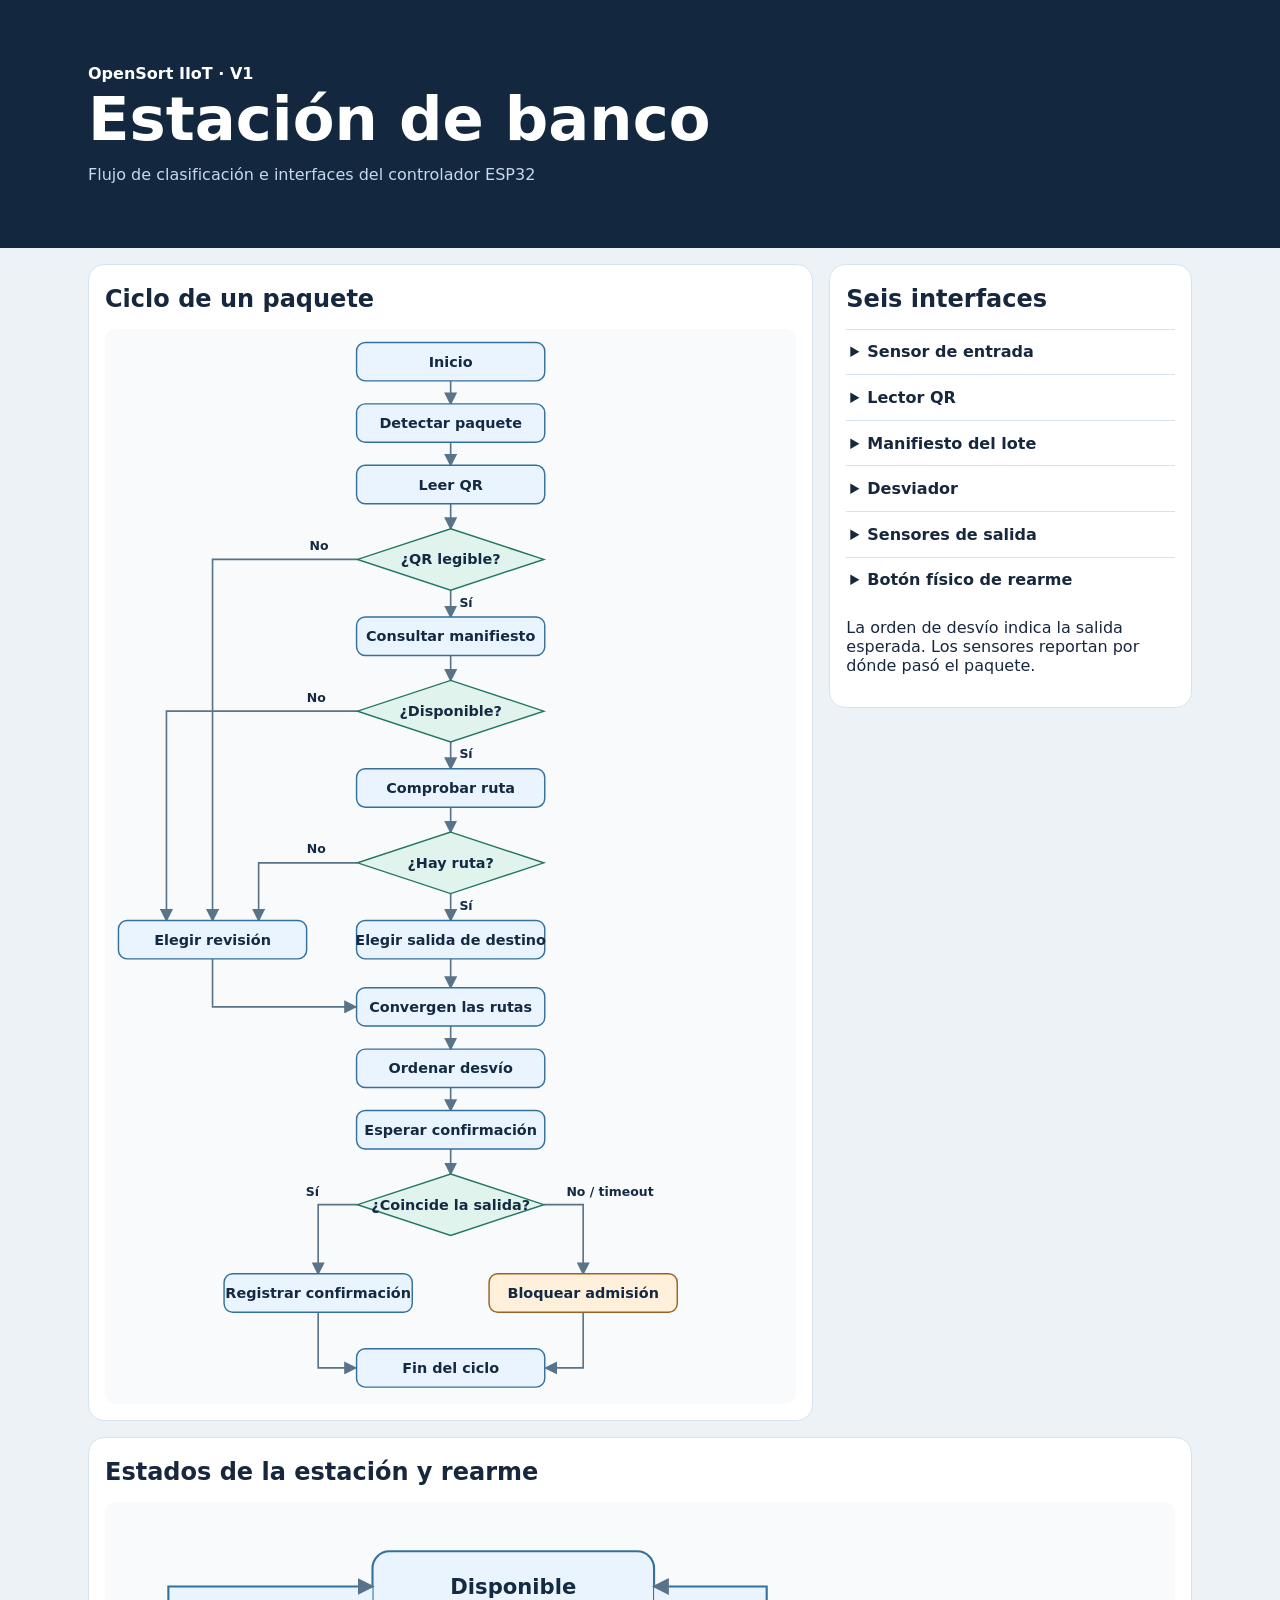
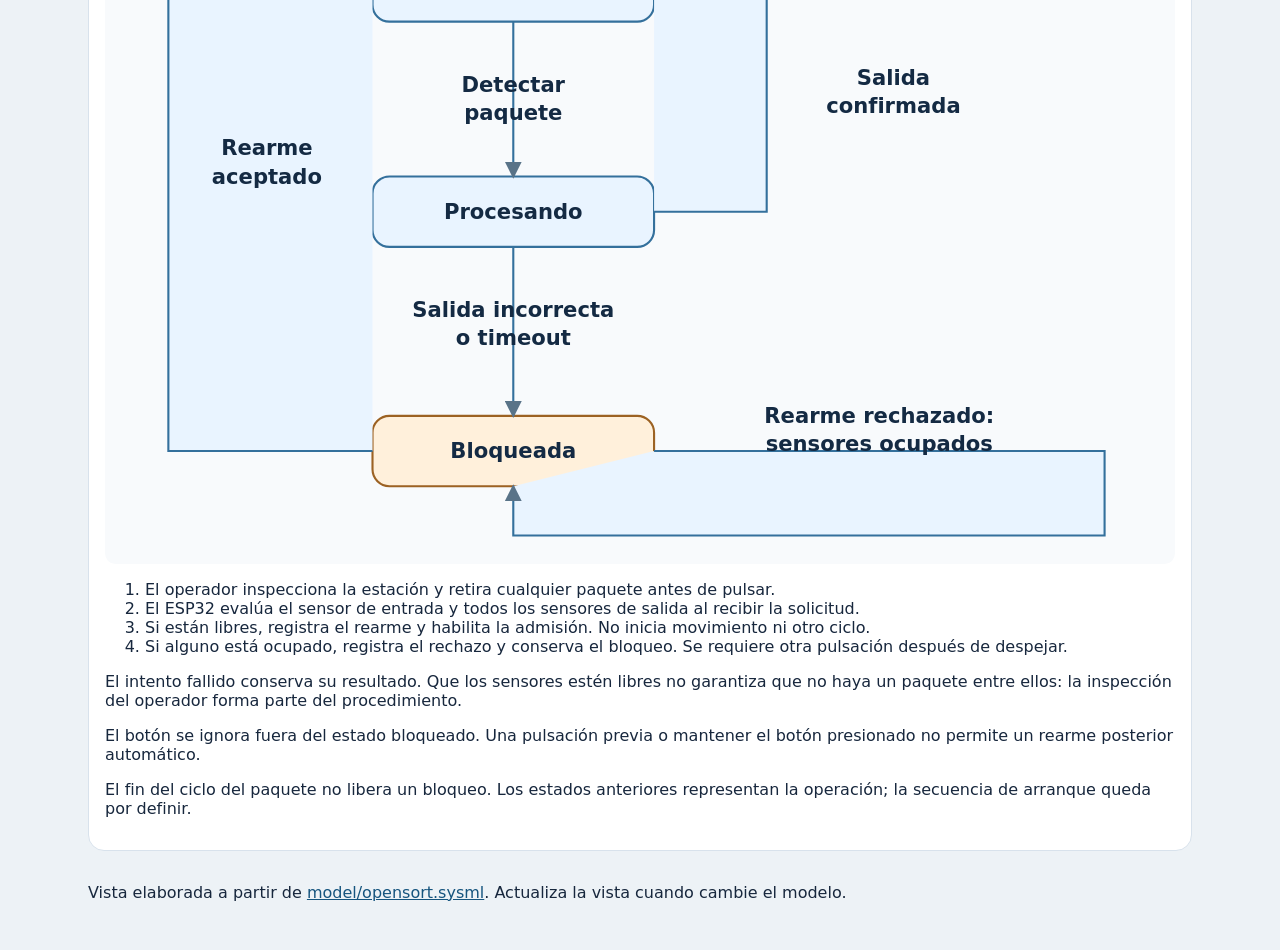
<file: docs/estacion-v1.html>
<!doctype html>
<html lang="es">
<head>
<meta charset="utf-8">
<meta name="viewport" content="width=device-width, initial-scale=1">
<title>OpenSort V1 · Estación de banco</title>
<style>
:root { color-scheme: light; font-family: system-ui,sans-serif; color:#17273d; background:#edf2f6; }
* { box-sizing:border-box; }
body { margin:0; }
header { background:#13283f; color:#fff; padding:clamp(1.5rem,5vw,4rem) max(1rem,calc((100vw - 69rem)/2)); }
h1 { font-size:clamp(2rem,5vw,3.8rem); margin:.25rem 0; line-height:1.08; }
header p { margin:.75rem 0 0; color:#c7d9e8; }
main { max-width:71rem; margin:auto; padding:1rem; display:grid; gap:1rem; }
@media(min-width:62rem) { main { grid-template-columns: 2fr 1fr; align-items:start; } }
section { background:white; border:1px solid #d8e2ec; border-radius:1rem; padding:1rem; min-width:0; }
h2 { margin:.25rem 0 1rem; }
svg { display:block; width:100%; height:auto; background:#f8fafc; border-radius:.65rem; }
svg text { text-anchor:middle; fill:#142a43; font-size:15px; font-weight:650; }
svg g rect,svg g path { fill:#e9f4ff; stroke:#34709c; stroke-width:1.5; }
svg g.decision path { fill:#e0f4ed; stroke:#247661; }
svg g.warning rect { fill:#fff0db; stroke:#9c6223; }
svg .edge { fill:none; stroke:#597388; stroke-width:1.7; marker-end:url(#arrow); }
svg .label { font-size:13px; }
.diagram { overflow-x:auto; }
.diagram svg { min-width:34rem; }
summary { cursor:pointer; padding:.8rem .25rem; font-weight:700; }
details { border-top:1px solid #d8e2ec; }
details p { margin:.1rem .25rem .8rem; }
a { color:#15547e; }
footer { max-width:71rem; margin:auto; padding:0 1rem 2rem; }
</style>
</head>
<body>
<header><strong>OpenSort IIoT · V1</strong><h1>Estación de banco</h1><p>Flujo de clasificación e interfaces del controlador ESP32</p></header>
<main>
<section aria-labelledby="cycle"><h2 id="cycle">Ciclo de un paquete</h2>
<div class="diagram" tabindex="0" role="region" aria-label="Diagrama desplazable horizontalmente">
<svg viewBox="0 0 720 1120" role="img" aria-labelledby="diagram-title diagram-desc">
<title id="diagram-title">Flujo de clasificación de OpenSort</title>
<desc id="diagram-desc">Un paquete sin QR, con QR ilegible, ID desconocido o sin ruta se envía a revisión. Si el manifiesto no se encuentra o no está disponible, también se envía a revisión. Tanto la salida de destino como la de revisión deben confirmarse. Una salida distinta o un timeout bloquea la admisión.</desc>
<defs><marker id="arrow" markerWidth="8" markerHeight="8" refX="7" refY="4" orient="auto"><path d="M0 0L8 4 0 8Z" fill="#597388"/></marker></defs>
<path class="edge" d="M360 54V78"/>
<path class="edge" d="M360 118V142"/>
<path class="edge" d="M360 182V208"/>
<path class="edge" d="M360 272V300"/><text class="label" x="376" y="290">Sí</text>
<path class="edge" d="M263 240H112V616"/><text class="label" x="223" y="230">No</text>
<path class="edge" d="M360 340V366"/>
<path class="edge" d="M360 430V458"/><text class="label" x="376" y="447">Sí</text>
<path class="edge" d="M263 398H64V616"/><text class="label" x="220" y="388">No</text>
<path class="edge" d="M360 498V524"/>
<path class="edge" d="M360 588V616"/><text class="label" x="376" y="605">Sí</text>
<path class="edge" d="M263 556H160V616"/><text class="label" x="220" y="546">No</text>
<path class="edge" d="M360 656V686"/>
<path class="edge" d="M112 656V706H261"/>
<path class="edge" d="M360 726V750"/>
<path class="edge" d="M360 790V814"/>
<path class="edge" d="M360 854V880"/>
<path class="edge" d="M263 912H222V984"/><text class="label" x="216" y="903">Sí</text>
<path class="edge" d="M457 912H498V984"/><text class="label" x="526" y="903">No / timeout</text>
<path class="edge" d="M222 1024V1082H261"/>
<path class="edge" d="M498 1024V1082H459"/><g class="" transform="translate(360 34)"><rect x="-98" y="-20" width="196" height="40" rx="9"/><text dy=".35em">Inicio</text></g>
<g class="" transform="translate(360 98)"><rect x="-98" y="-20" width="196" height="40" rx="9"/><text dy=".35em">Detectar paquete</text></g>
<g class="" transform="translate(360 162)"><rect x="-98" y="-20" width="196" height="40" rx="9"/><text dy=".35em">Leer QR</text></g>
<g class="decision" transform="translate(360 240)"><path d="M0 -32L97 0 0 32 -97 0Z"/><text dy=".35em">¿QR legible?</text></g>
<g class="" transform="translate(360 320)"><rect x="-98" y="-20" width="196" height="40" rx="9"/><text dy=".35em">Consultar manifiesto</text></g>
<g class="decision" transform="translate(360 398)"><path d="M0 -32L97 0 0 32 -97 0Z"/><text dy=".35em">¿Disponible?</text></g>
<g class="" transform="translate(360 478)"><rect x="-98" y="-20" width="196" height="40" rx="9"/><text dy=".35em">Comprobar ruta</text></g>
<g class="decision" transform="translate(360 556)"><path d="M0 -32L97 0 0 32 -97 0Z"/><text dy=".35em">¿Hay ruta?</text></g>
<g class="" transform="translate(360 636)"><rect x="-98" y="-20" width="196" height="40" rx="9"/><text dy=".35em">Elegir salida de destino</text></g>
<g class="" transform="translate(112 636)"><rect x="-98" y="-20" width="196" height="40" rx="9"/><text dy=".35em">Elegir revisión</text></g>
<g class="" transform="translate(360 706)"><rect x="-98" y="-20" width="196" height="40" rx="9"/><text dy=".35em">Convergen las rutas</text></g>
<g class="" transform="translate(360 770)"><rect x="-98" y="-20" width="196" height="40" rx="9"/><text dy=".35em">Ordenar desvío</text></g>
<g class="" transform="translate(360 834)"><rect x="-98" y="-20" width="196" height="40" rx="9"/><text dy=".35em">Esperar confirmación</text></g>
<g class="decision" transform="translate(360 912)"><path d="M0 -32L97 0 0 32 -97 0Z"/><text dy=".35em">¿Coincide la salida?</text></g>
<g class="" transform="translate(222 1004)"><rect x="-98" y="-20" width="196" height="40" rx="9"/><text dy=".35em">Registrar confirmación</text></g>
<g class="warning" transform="translate(498 1004)"><rect x="-98" y="-20" width="196" height="40" rx="9"/><text dy=".35em">Bloquear admisión</text></g>
<g class="" transform="translate(360 1082)"><rect x="-98" y="-20" width="196" height="40" rx="9"/><text dy=".35em">Fin del ciclo</text></g>
</svg></div>
</section>
<section aria-labelledby="interfaces"><h2 id="interfaces">Seis interfaces</h2>
<details><summary>Sensor de entrada</summary><p>Sensor → ESP32</p><p><code>PackageDetected</code></p><p>Abre un ciclo si la estación está libre.</p></details>
<details><summary>Lector QR</summary><p>Lector → ESP32</p><p><code>QrResult</code></p><p>Legibilidad e identificador del paquete, cuando está disponible. Sin QR o con lectura fallida, se envía a revisión.</p></details>
<details><summary>Manifiesto del lote</summary><p>ESP32 ↔ Fuente del manifiesto</p><p><code>DestinationQuery / DestinationResult</code></p><p>Consulta por identificador. Devuelve destino, identificador desconocido o indisponibilidad. Si el manifiesto no se encuentra o no está disponible, se envía a revisión.</p></details>
<details><summary>Desviador</summary><p>ESP32 → Desviador</p><p><code>DivertOrder</code></p><p>Indica la salida esperada.</p></details>
<details><summary>Sensores de salida</summary><p>Sensores → ESP32</p><p><code>ExitObservation</code></p><p>Indica la salida observada, incluida la de revisión.</p></details>
<details><summary>Botón físico de rearme</summary><p>Botón → ESP32</p><p><code>ResetRequested</code></p><p>Una nueva pulsación confirma que el operador inspeccionó y despejó la estación. Solo se acepta estando bloqueada y con el sensor de entrada y todos los sensores de salida libres.</p></details>
<p>La orden de desvío indica la salida esperada. Los sensores reportan por dónde pasó el paquete.</p>
</section>
<section aria-labelledby="states" style="grid-column:1/-1">
<h2 id="states">Estados de la estación y rearme</h2>
<svg viewBox="0 0 760 470" role="img" aria-labelledby="states-title states-desc">
<title id="states-title">Disponible, procesando y bloqueada</title>
<desc id="states-desc">Detectar un paquete pasa de disponible a procesando. Una salida confirmada vuelve a disponible. Una salida incorrecta o un timeout bloquea. Una nueva solicitud de rearme con todos los sensores libres vuelve a disponible; con sensores ocupados mantiene el bloqueo.</desc>
<defs><marker id="state-arrow" markerWidth="8" markerHeight="8" refX="7" refY="4" orient="auto"><path d="M0 0L8 4 0 8Z" fill="#597388"/></marker></defs>
<g transform="translate(290 60)"><rect x="-100" y="-25" width="200" height="50" rx="12"/><text dy=".35em">Disponible</text></g>
<g transform="translate(290 220)"><rect x="-100" y="-25" width="200" height="50" rx="12"/><text dy=".35em">Procesando</text></g>
<g class="warning" transform="translate(290 390)"><rect x="-100" y="-25" width="200" height="50" rx="12"/><text dy=".35em">Bloqueada</text></g>
<g fill="none" stroke="#597388" stroke-width="2" marker-end="url(#state-arrow)">
<path d="M290 85V195"/><path d="M390 220H470V60H390"/>
<path d="M290 245V365"/><path d="M190 390H45V60H190"/>
<path d="M390 390H710V450H290V415"/>
</g>
<text x="290" y="135"><tspan x="290">Detectar</tspan><tspan x="290" dy="20">paquete</tspan></text>
<text x="560" y="130"><tspan x="560">Salida</tspan><tspan x="560" dy="20">confirmada</tspan></text>
<text x="290" y="295"><tspan x="290">Salida incorrecta</tspan><tspan x="290" dy="20">o timeout</tspan></text>
<text x="115" y="180"><tspan x="115">Rearme</tspan><tspan x="115" dy="20">aceptado</tspan></text>
<text x="550" y="370"><tspan x="550">Rearme rechazado:</tspan><tspan x="550" dy="20">sensores ocupados</tspan></text>
</svg>
<ol>
<li>El operador inspecciona la estación y retira cualquier paquete antes de pulsar.</li>
<li>El ESP32 evalúa el sensor de entrada y todos los sensores de salida al recibir la solicitud.</li>
<li>Si están libres, registra el rearme y habilita la admisión. No inicia movimiento ni otro ciclo.</li>
<li>Si alguno está ocupado, registra el rechazo y conserva el bloqueo. Se requiere otra pulsación después de despejar.</li>
</ol>
<p>El intento fallido conserva su resultado. Que los sensores estén libres no garantiza que no haya un paquete entre ellos: la inspección del operador forma parte del procedimiento.</p>
<p>El botón se ignora fuera del estado bloqueado. Una pulsación previa o mantener el botón presionado no permite un rearme posterior automático.</p>
<p>El fin del ciclo del paquete no libera un bloqueo. Los estados anteriores representan la operación; la secuencia de arranque queda por definir.</p>
</section>
</main>
<footer><p>Vista elaborada a partir de <a href="../model/opensort.sysml">model/opensort.sysml</a>. Actualiza la vista cuando cambie el modelo.</p></footer>
</body>
</html>
</file>
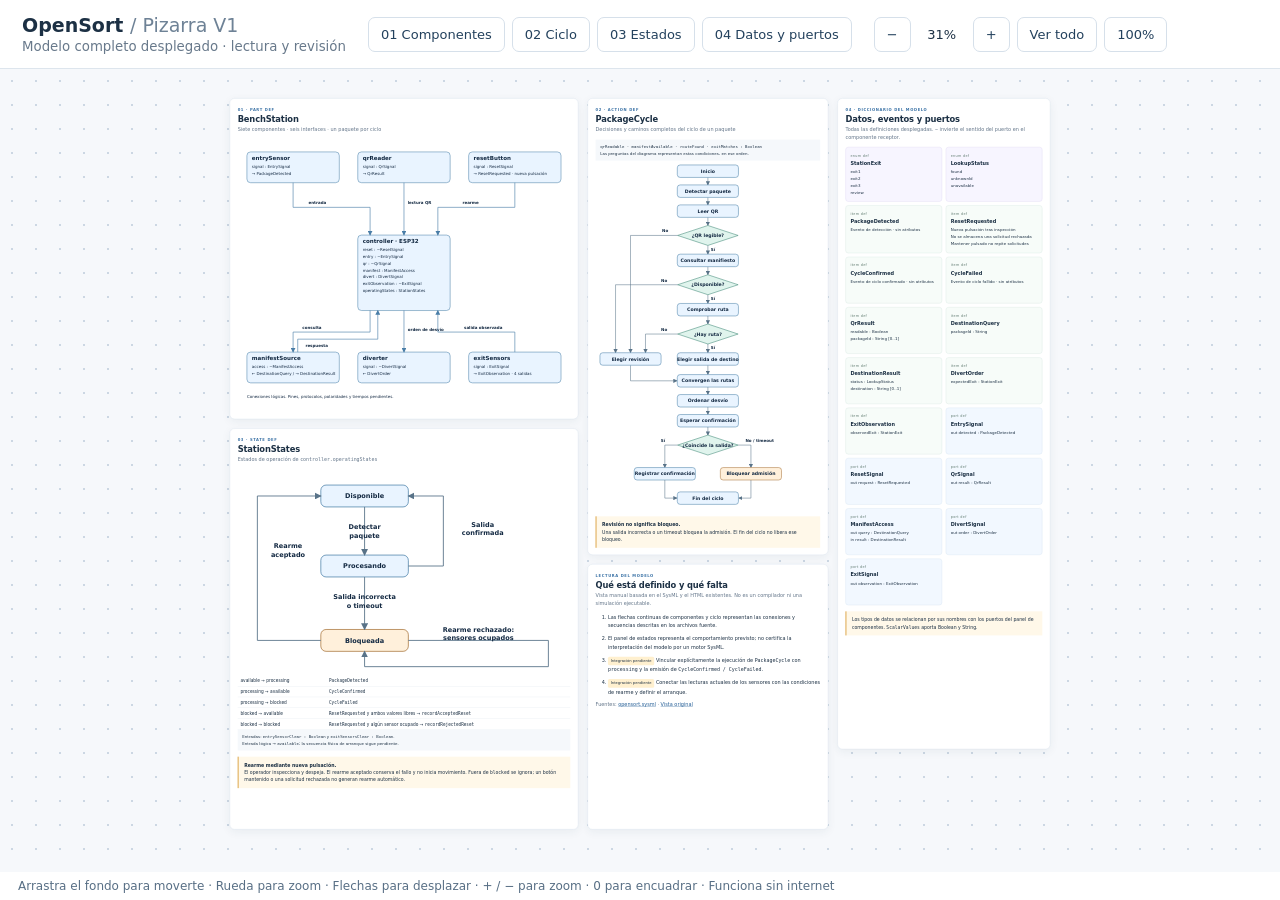
<file: docs/pizarra-v1.html>
<!doctype html>
<html lang="es"><head><meta charset="utf-8"><meta name="viewport" content="width=device-width, initial-scale=1">
<title>OpenSort · Pizarra del modelo V1</title><style>
*{box-sizing:border-box}body{margin:0;font-family:Segoe UI,system-ui,sans-serif;color:#1c3044;background:#f6f8fb}header{position:fixed;inset:0 0 auto;z-index:2;background:#fff;border-bottom:1px solid #dde5ed;padding:14px 22px;display:flex;gap:22px;align-items:center;flex-wrap:wrap}h1{font-size:19px;margin:0}header small{display:block;color:#68798b;margin-top:3px}nav,.tools{display:flex;gap:7px;align-items:center;flex-wrap:wrap}button{border:1px solid #d6e0ea;border-radius:7px;background:white;padding:9px 12px;cursor:pointer;color:#23415d;font:inherit;font-size:13px}button:hover,button:focus-visible{background:#e8f2ff;border-color:#5585b8}#viewport{position:fixed;inset:100px 0 32px;overflow:hidden;touch-action:none;cursor:grab;background-image:radial-gradient(#ccd7e3 1px,transparent 1px);background-size:24px 24px}#viewport.dragging{cursor:grabbing}#board{position:absolute;width:2720px;height:2460px;transform-origin:0 0}section{position:absolute;background:#fff;border:1px solid #cddbe8;border-radius:16px;padding:25px;box-shadow:0 8px 32px #233c5510}section h2{font-size:27px;letter-spacing:-.5px;margin:7px 0}section .sub{color:#64768a;font-size:16px;margin:0 0 20px;line-height:1.5}.eyebrow{font-size:12px;text-transform:uppercase;letter-spacing:2px;font-weight:700;color:#3971a5}.structure{left:30px;top:30px;width:1130px;height:1040px}.cycle{left:1190px;top:30px;width:780px;height:1480px}.states{left:30px;top:1100px;width:1130px;height:1300px}.definitions{left:2000px;top:30px;width:690px;min-height:2110px}
svg{display:block;width:100%;height:auto}svg text{text-anchor:middle;fill:#142a43;font-size:15px;font-weight:650}svg g rect{fill:#e9f4ff;stroke:#34709c;stroke-width:1.5}svg g.decision path{fill:#e0f4ed;stroke:#247661;stroke-width:1.5}svg g.warning rect{fill:#fff0db;stroke:#9c6223}svg .edge{fill:none;stroke:#597388;stroke-width:1.7;marker-end:url(#arrow)}svg .label{font-size:13px}svg .wire{fill:none;stroke:#497da7;stroke-width:2;marker-end:url(#wirearrow)}svg .node-title,svg .node-line,svg .wire-label{text-anchor:start}.node-title{font-size:18px}.node-line{font-size:13px;font-weight:400}.wire-label{font-size:13px;paint-order:stroke;stroke:white;stroke-width:6px}
.note{padding:15px 18px;background:#fff8e9;border-left:3px solid #dba344;font-size:15px;line-height:1.6;margin-top:20px}.note strong{display:block}.cards{display:grid;grid-template-columns:1fr 1fr;gap:12px}.card{border:1px solid #cde2d9;border-radius:9px;background:#f7fcf9;padding:15px;min-height:151px;overflow-wrap:anywhere}.card.enum{background:#f7f5ff;border-color:#d6ceef}.card.port{background:#f2f8ff;border-color:#ccdeef}.card small{font-size:11px;letter-spacing:1px;color:#607b70}.card h3{font-size:16px;margin:8px 0}.card p{font-size:13px;line-height:1.6;margin:2px 0}code{font-family:Consolas,monospace}table{border-collapse:collapse;width:100%;font-size:14px}td{padding:9px;border-bottom:1px solid #e0e7ee}footer{position:fixed;bottom:0;left:0;right:0;background:white;padding:7px 18px;font-size:12px;color:#586f85}a{color:#245e96}.inputs{background:#f5f8fb;padding:12px 15px;font-size:13px;line-height:1.7}.bridge{left:1190px;top:1540px;width:780px;height:860px}.bridge li{margin-bottom:16px;line-height:1.7}.badge{display:inline-block;background:#fff0cf;padding:4px 9px;border-radius:5px;font-size:12px}#zoom{min-width:48px;text-align:center;font-size:13px}
</style></head><body>
<header><div><h1>OpenSort <span style="color:#6e8296;font-weight:400">/ Pizarra V1</span></h1><small>Modelo completo desplegado · lectura y revisión</small></div>
<nav aria-label="Ir a un diagrama"><button data-focus="structure">01 Componentes</button><button data-focus="cycle">02 Ciclo</button><button data-focus="states">03 Estados</button><button data-focus="definitions">04 Datos y puertos</button></nav>
<div class="tools"><button id="minus" aria-label="Alejar">−</button><output id="zoom">100%</output><button id="plus" aria-label="Acercar">+</button><button id="fit">Ver todo</button><button id="actual">100%</button></div></header>
<div id="viewport" tabindex="0" role="region" aria-label="Pizarra: arrastrar para mover, rueda para zoom, flechas del teclado para desplazar"><main id="board">
<section class="structure" id="structure"><span class="eyebrow">01 · Part def</span><h2>BenchStation</h2><p class="sub">Siete componentes · seis interfaces · un paquete por ciclo</p><svg viewBox="0 0 1080 870" role="img" aria-label="Componentes y seis interfaces del controlador"><defs><marker id="wirearrow" markerWidth="8" markerHeight="8" refX="7" refY="4" orient="auto-start-reverse"><path d="M0 0L8 4 0 8Z" fill="#497da7"/></marker></defs>
<g><rect x="390" y="310" width="300" height="245" rx="12" fill="#f0f6ff" stroke="#94b8df"/><text x="406" y="337" class="node-title">controller · ESP32</text><text x="406" y="363" class="node-line">reset : ~ResetSignal</text><text x="406" y="385" class="node-line">entry : ~EntrySignal</text><text x="406" y="407" class="node-line">qr : ~QrSignal</text><text x="406" y="429" class="node-line">manifest : ManifestAccess</text><text x="406" y="451" class="node-line">divert : DivertSignal</text><text x="406" y="473" class="node-line">exitObservation : ~ExitSignal</text><text x="406" y="495" class="node-line">operatingStates : StationStates</text></g>
<g><rect x="30" y="40" width="300" height="100" rx="12" fill="#f0f6ff" stroke="#94b8df"/><text x="46" y="67" class="node-title">entrySensor</text><text x="46" y="93" class="node-line">signal : EntrySignal</text><text x="46" y="115" class="node-line">→ PackageDetected</text></g>
<g><rect x="390" y="40" width="300" height="100" rx="12" fill="#f0f6ff" stroke="#94b8df"/><text x="406" y="67" class="node-title">qrReader</text><text x="406" y="93" class="node-line">signal : QrSignal</text><text x="406" y="115" class="node-line">→ QrResult</text></g>
<g><rect x="750" y="40" width="300" height="100" rx="12" fill="#f0f6ff" stroke="#94b8df"/><text x="766" y="67" class="node-title">resetButton</text><text x="766" y="93" class="node-line">signal : ResetSignal</text><text x="766" y="115" class="node-line">→ ResetRequested · nueva pulsación</text></g>
<g><rect x="30" y="690" width="300" height="100" rx="12" fill="#f0f6ff" stroke="#94b8df"/><text x="46" y="717" class="node-title">manifestSource</text><text x="46" y="743" class="node-line">access : ~ManifestAccess</text><text x="46" y="765" class="node-line">← DestinationQuery / → DestinationResult</text></g>
<g><rect x="390" y="690" width="300" height="100" rx="12" fill="#f0f6ff" stroke="#94b8df"/><text x="406" y="717" class="node-title">diverter</text><text x="406" y="743" class="node-line">signal : ~DivertSignal</text><text x="406" y="765" class="node-line">← DivertOrder</text></g>
<g><rect x="750" y="690" width="300" height="100" rx="12" fill="#f0f6ff" stroke="#94b8df"/><text x="766" y="717" class="node-title">exitSensors</text><text x="766" y="743" class="node-line">signal : ExitSignal</text><text x="766" y="765" class="node-line">→ ExitObservation · 4 salidas</text></g>
<path class="wire" d="M180 140V220H430V310"/><text class="wire-label" x="230" y="210">entrada</text>
<path class="wire" d="M540 140V310"/><text class="wire-label" x="552" y="210">lectura QR</text>
<path class="wire" d="M900 140V220H650V310"/><text class="wire-label" x="730" y="210">rearme</text>
<path class="wire" d="M430 555V625H180V690"/><text class="wire-label" x="210" y="615">consulta</text>
<path class="wire" d="M195 690V648H455V555"/><text class="wire-label" x="220" y="673">respuesta</text>
<path class="wire" d="M540 555V690"/><text class="wire-label" x="552" y="620">orden de desvío</text>
<path class="wire" d="M900 690V625H650V555"/><text class="wire-label" x="735" y="615">salida observada</text>
<text x="30" y="840" class="node-line">Conexiones lógicas. Pines, protocolos, polaridades y tiempos pendientes.</text></svg></section>
<section class="cycle" id="cycle"><span class="eyebrow">02 · Action def</span><h2>PackageCycle</h2><p class="sub">Decisiones y caminos completos del ciclo de un paquete</p>
<div class="inputs"><code>qrReadable · manifestAvailable · routeFound · exitMatches : Boolean</code><br>Las preguntas del diagrama representan estas condiciones, en ese orden.</div><svg viewBox="0 0 720 1120" role="img" aria-labelledby="diagram-title diagram-desc">
<title id="diagram-title">Flujo de clasificación de OpenSort</title>
<desc id="diagram-desc">Un paquete sin QR, con QR ilegible, ID desconocido o sin ruta se envía a revisión. Si el manifiesto no se encuentra o no está disponible, también se envía a revisión. Tanto la salida de destino como la de revisión deben confirmarse. Una salida distinta o un timeout bloquea la admisión.</desc>
<defs><marker id="arrow" markerWidth="8" markerHeight="8" refX="7" refY="4" orient="auto"><path d="M0 0L8 4 0 8Z" fill="#597388"/></marker></defs>
<path class="edge" d="M360 54V78"/>
<path class="edge" d="M360 118V142"/>
<path class="edge" d="M360 182V208"/>
<path class="edge" d="M360 272V300"/><text class="label" x="376" y="290">Sí</text>
<path class="edge" d="M263 240H112V616"/><text class="label" x="223" y="230">No</text>
<path class="edge" d="M360 340V366"/>
<path class="edge" d="M360 430V458"/><text class="label" x="376" y="447">Sí</text>
<path class="edge" d="M263 398H64V616"/><text class="label" x="220" y="388">No</text>
<path class="edge" d="M360 498V524"/>
<path class="edge" d="M360 588V616"/><text class="label" x="376" y="605">Sí</text>
<path class="edge" d="M263 556H160V616"/><text class="label" x="220" y="546">No</text>
<path class="edge" d="M360 656V686"/>
<path class="edge" d="M112 656V706H261"/>
<path class="edge" d="M360 726V750"/>
<path class="edge" d="M360 790V814"/>
<path class="edge" d="M360 854V880"/>
<path class="edge" d="M263 912H222V984"/><text class="label" x="216" y="903">Sí</text>
<path class="edge" d="M457 912H498V984"/><text class="label" x="526" y="903">No / timeout</text>
<path class="edge" d="M222 1024V1082H261"/>
<path class="edge" d="M498 1024V1082H459"/><g class="" transform="translate(360 34)"><rect x="-98" y="-20" width="196" height="40" rx="9"/><text dy=".35em">Inicio</text></g>
<g class="" transform="translate(360 98)"><rect x="-98" y="-20" width="196" height="40" rx="9"/><text dy=".35em">Detectar paquete</text></g>
<g class="" transform="translate(360 162)"><rect x="-98" y="-20" width="196" height="40" rx="9"/><text dy=".35em">Leer QR</text></g>
<g class="decision" transform="translate(360 240)"><path d="M0 -32L97 0 0 32 -97 0Z"/><text dy=".35em">¿QR legible?</text></g>
<g class="" transform="translate(360 320)"><rect x="-98" y="-20" width="196" height="40" rx="9"/><text dy=".35em">Consultar manifiesto</text></g>
<g class="decision" transform="translate(360 398)"><path d="M0 -32L97 0 0 32 -97 0Z"/><text dy=".35em">¿Disponible?</text></g>
<g class="" transform="translate(360 478)"><rect x="-98" y="-20" width="196" height="40" rx="9"/><text dy=".35em">Comprobar ruta</text></g>
<g class="decision" transform="translate(360 556)"><path d="M0 -32L97 0 0 32 -97 0Z"/><text dy=".35em">¿Hay ruta?</text></g>
<g class="" transform="translate(360 636)"><rect x="-98" y="-20" width="196" height="40" rx="9"/><text dy=".35em">Elegir salida de destino</text></g>
<g class="" transform="translate(112 636)"><rect x="-98" y="-20" width="196" height="40" rx="9"/><text dy=".35em">Elegir revisión</text></g>
<g class="" transform="translate(360 706)"><rect x="-98" y="-20" width="196" height="40" rx="9"/><text dy=".35em">Convergen las rutas</text></g>
<g class="" transform="translate(360 770)"><rect x="-98" y="-20" width="196" height="40" rx="9"/><text dy=".35em">Ordenar desvío</text></g>
<g class="" transform="translate(360 834)"><rect x="-98" y="-20" width="196" height="40" rx="9"/><text dy=".35em">Esperar confirmación</text></g>
<g class="decision" transform="translate(360 912)"><path d="M0 -32L97 0 0 32 -97 0Z"/><text dy=".35em">¿Coincide la salida?</text></g>
<g class="" transform="translate(222 1004)"><rect x="-98" y="-20" width="196" height="40" rx="9"/><text dy=".35em">Registrar confirmación</text></g>
<g class="warning" transform="translate(498 1004)"><rect x="-98" y="-20" width="196" height="40" rx="9"/><text dy=".35em">Bloquear admisión</text></g>
<g class="" transform="translate(360 1082)"><rect x="-98" y="-20" width="196" height="40" rx="9"/><text dy=".35em">Fin del ciclo</text></g>
</svg>
<div class="note"><strong>Revisión no significa bloqueo.</strong>Una salida incorrecta o un timeout bloquea la admisión. El fin del ciclo no libera ese bloqueo.</div></section>
<section class="states" id="states"><span class="eyebrow">03 · State def</span><h2>StationStates</h2><p class="sub">Estados de operación de <code>controller.operatingStates</code></p><svg viewBox="0 0 760 470" role="img" aria-labelledby="states-title states-desc">
<title id="states-title">Disponible, procesando y bloqueada</title>
<desc id="states-desc">Detectar un paquete pasa de disponible a procesando. Una salida confirmada vuelve a disponible. Una salida incorrecta o un timeout bloquea. Una nueva solicitud de rearme con todos los sensores libres vuelve a disponible; con sensores ocupados mantiene el bloqueo.</desc>
<defs><marker id="state-arrow" markerWidth="8" markerHeight="8" refX="7" refY="4" orient="auto"><path d="M0 0L8 4 0 8Z" fill="#597388"/></marker></defs>
<g transform="translate(290 60)"><rect x="-100" y="-25" width="200" height="50" rx="12"/><text dy=".35em">Disponible</text></g>
<g transform="translate(290 220)"><rect x="-100" y="-25" width="200" height="50" rx="12"/><text dy=".35em">Procesando</text></g>
<g class="warning" transform="translate(290 390)"><rect x="-100" y="-25" width="200" height="50" rx="12"/><text dy=".35em">Bloqueada</text></g>
<g fill="none" stroke="#597388" stroke-width="2" marker-end="url(#state-arrow)">
<path d="M290 85V195"/><path d="M390 220H470V60H390"/>
<path d="M290 245V365"/><path d="M190 390H45V60H190"/>
<path d="M390 390H710V450H290V415"/>
</g>
<text x="290" y="135"><tspan x="290">Detectar</tspan><tspan x="290" dy="20">paquete</tspan></text>
<text x="560" y="130"><tspan x="560">Salida</tspan><tspan x="560" dy="20">confirmada</tspan></text>
<text x="290" y="295"><tspan x="290">Salida incorrecta</tspan><tspan x="290" dy="20">o timeout</tspan></text>
<text x="115" y="180"><tspan x="115">Rearme</tspan><tspan x="115" dy="20">aceptado</tspan></text>
<text x="550" y="370"><tspan x="550">Rearme rechazado:</tspan><tspan x="550" dy="20">sensores ocupados</tspan></text>
</svg>
<table aria-label="Eventos de transición"><tbody><tr><td>available → processing</td><td><code>PackageDetected</code></td></tr><tr><td>processing → available</td><td><code>CycleConfirmed</code></td></tr><tr><td>processing → blocked</td><td><code>CycleFailed</code></td></tr><tr><td>blocked → available</td><td><code>ResetRequested</code> y ambos valores libres → <code>recordAcceptedReset</code></td></tr><tr><td>blocked → blocked</td><td><code>ResetRequested</code> y algún sensor ocupado → <code>recordRejectedReset</code></td></tr></tbody></table>
<div class="inputs">Entradas: <code>entrySensorClear : Boolean</code> y <code>exitSensorsClear : Boolean</code>.<br>Entrada lógica → <code>available</code>; la secuencia física de arranque sigue pendiente.</div>
<div class="note"><strong>Rearme mediante nueva pulsación.</strong>El operador inspecciona y despeja. El rearme aceptado conserva el fallo y no inicia movimiento. Fuera de <code>blocked</code> se ignora; un botón mantenido o una solicitud rechazada no generan rearme automático.</div></section>
<section class="definitions" id="definitions"><span class="eyebrow">04 · Diccionario del modelo</span><h2>Datos, eventos y puertos</h2><p class="sub">Todas las definiciones desplegadas. <code>~</code> invierte el sentido del puerto en el componente receptor.</p><div class="cards"><article class="card enum"><small>enum def</small><h3>StationExit</h3><p>exit1</p><p>exit2</p><p>exit3</p><p>review</p></article><article class="card enum"><small>enum def</small><h3>LookupStatus</h3><p>found</p><p>unknownId</p><p>unavailable</p></article><article class="card "><small>item def</small><h3>PackageDetected</h3><p>Evento de detección · sin atributos</p></article><article class="card "><small>item def</small><h3>ResetRequested</h3><p>Nueva pulsación tras inspección</p><p>No se almacena una solicitud rechazada</p><p>Mantener pulsado no repite solicitudes</p></article><article class="card "><small>item def</small><h3>CycleConfirmed</h3><p>Evento de ciclo confirmado · sin atributos</p></article><article class="card "><small>item def</small><h3>CycleFailed</h3><p>Evento de ciclo fallido · sin atributos</p></article><article class="card "><small>item def</small><h3>QrResult</h3><p>readable : Boolean</p><p>packageId : String [0..1]</p></article><article class="card "><small>item def</small><h3>DestinationQuery</h3><p>packageId : String</p></article><article class="card "><small>item def</small><h3>DestinationResult</h3><p>status : LookupStatus</p><p>destination : String [0..1]</p></article><article class="card "><small>item def</small><h3>DivertOrder</h3><p>expectedExit : StationExit</p></article><article class="card "><small>item def</small><h3>ExitObservation</h3><p>observedExit : StationExit</p></article><article class="card port"><small>port def</small><h3>EntrySignal</h3><p>out detected : PackageDetected</p></article><article class="card port"><small>port def</small><h3>ResetSignal</h3><p>out request : ResetRequested</p></article><article class="card port"><small>port def</small><h3>QrSignal</h3><p>out result : QrResult</p></article><article class="card port"><small>port def</small><h3>ManifestAccess</h3><p>out query : DestinationQuery</p><p>in result : DestinationResult</p></article><article class="card port"><small>port def</small><h3>DivertSignal</h3><p>out order : DivertOrder</p></article><article class="card port"><small>port def</small><h3>ExitSignal</h3><p>out observation : ExitObservation</p></article></div><div class="note">Los tipos de datos se relacionan por sus nombres con los puertos del panel de componentes. <code>ScalarValues</code> aporta Boolean y String.</div></section>
<section class="bridge"><span class="eyebrow">Lectura del modelo</span><h2>Qué está definido y qué falta</h2><p class="sub">Vista manual basada en el SysML y el HTML existentes. No es un compilador ni una simulación ejecutable.</p><ol><li>Las flechas continuas de componentes y ciclo representan las conexiones y secuencias descritas en los archivos fuente.</li><li>El panel de estados representa el comportamiento previsto; no certifica la interpretación del modelo por un motor SysML.</li><li><span class="badge">Integración pendiente</span> Vincular explícitamente la ejecución de <code>PackageCycle</code> con <code>processing</code> y la emisión de <code>CycleConfirmed / CycleFailed</code>.</li><li><span class="badge">Integración pendiente</span> Conectar las lecturas actuales de los sensores con las condiciones de rearme y definir el arranque.</li></ol><p class="sub">Fuentes: <a href="../model/opensort.sysml">opensort.sysml</a> · <a href="estacion-v1.html">Vista original</a></p></section>
</main></div><footer>Arrastra el fondo para moverte · Rueda para zoom · Flechas para desplazar · + / − para zoom · 0 para encuadrar · Funciona sin internet</footer>
<script>
const viewport=document.getElementById('viewport'),board=document.getElementById('board');
let scale=0.5,tx=0,ty=0,drag=null;
function render(){board.style.transform='translate('+tx+'px,'+ty+'px) scale('+scale+')';document.getElementById('zoom').value=Math.round(scale*100)+'%'}
function zoomAt(next,x=viewport.clientWidth/2,y=viewport.clientHeight/2){next=Math.max(.15,Math.min(2.5,next));tx=x-(x-tx)*next/scale;ty=y-(y-ty)*next/scale;scale=next;render()}
function fitRect(x,y,w,h){scale=Math.max(.15,Math.min(1.2,(viewport.clientWidth-50)/w,(viewport.clientHeight-40)/h));tx=(viewport.clientWidth-w*scale)/2-x*scale;ty=(viewport.clientHeight-h*scale)/2-y*scale;render()}
function fit(){fitRect(0,0,2720,2460)}
document.querySelectorAll('[data-focus]').forEach(b=>b.onclick=()=>{let e=document.getElementById(b.dataset.focus);fitRect(e.offsetLeft,e.offsetTop,e.offsetWidth,e.offsetHeight)});
document.getElementById('fit').onclick=fit;document.getElementById('actual').onclick=()=>zoomAt(1);
document.getElementById('plus').onclick=()=>zoomAt(scale*1.2);document.getElementById('minus').onclick=()=>zoomAt(scale/1.2);
viewport.addEventListener('wheel',e=>{e.preventDefault();let r=viewport.getBoundingClientRect();zoomAt(scale*Math.exp(-e.deltaY*.0015),e.clientX-r.left,e.clientY-r.top)},{passive:false});
viewport.addEventListener('pointerdown',e=>{if(e.target.closest('a,button')||e.button!==0)return;drag={id:e.pointerId,x:e.clientX,y:e.clientY,tx,ty};viewport.setPointerCapture(e.pointerId);viewport.classList.add('dragging');viewport.focus()});
viewport.addEventListener('pointermove',e=>{if(!drag||drag.id!==e.pointerId)return;tx=drag.tx+e.clientX-drag.x;ty=drag.ty+e.clientY-drag.y;render()});
function end(){drag=null;viewport.classList.remove('dragging')}viewport.addEventListener('pointerup',end);viewport.addEventListener('pointercancel',end);
viewport.addEventListener('keydown',e=>{if(e.target.closest('a,button'))return;let handled=true;if(e.key==='+'||e.key==='=')zoomAt(scale*1.2);else if(e.key==='-')zoomAt(scale/1.2);else if(e.key==='0')fit();else if(e.key==='ArrowLeft')tx+=60;else if(e.key==='ArrowRight')tx-=60;else if(e.key==='ArrowUp')ty+=60;else if(e.key==='ArrowDown')ty-=60;else handled=false;if(handled){e.preventDefault();render()}});
function resize(){viewport.style.top=document.querySelector('header').offsetHeight+'px';render()}window.addEventListener('resize',resize);resize();fit();
</script></body></html>
</file>
